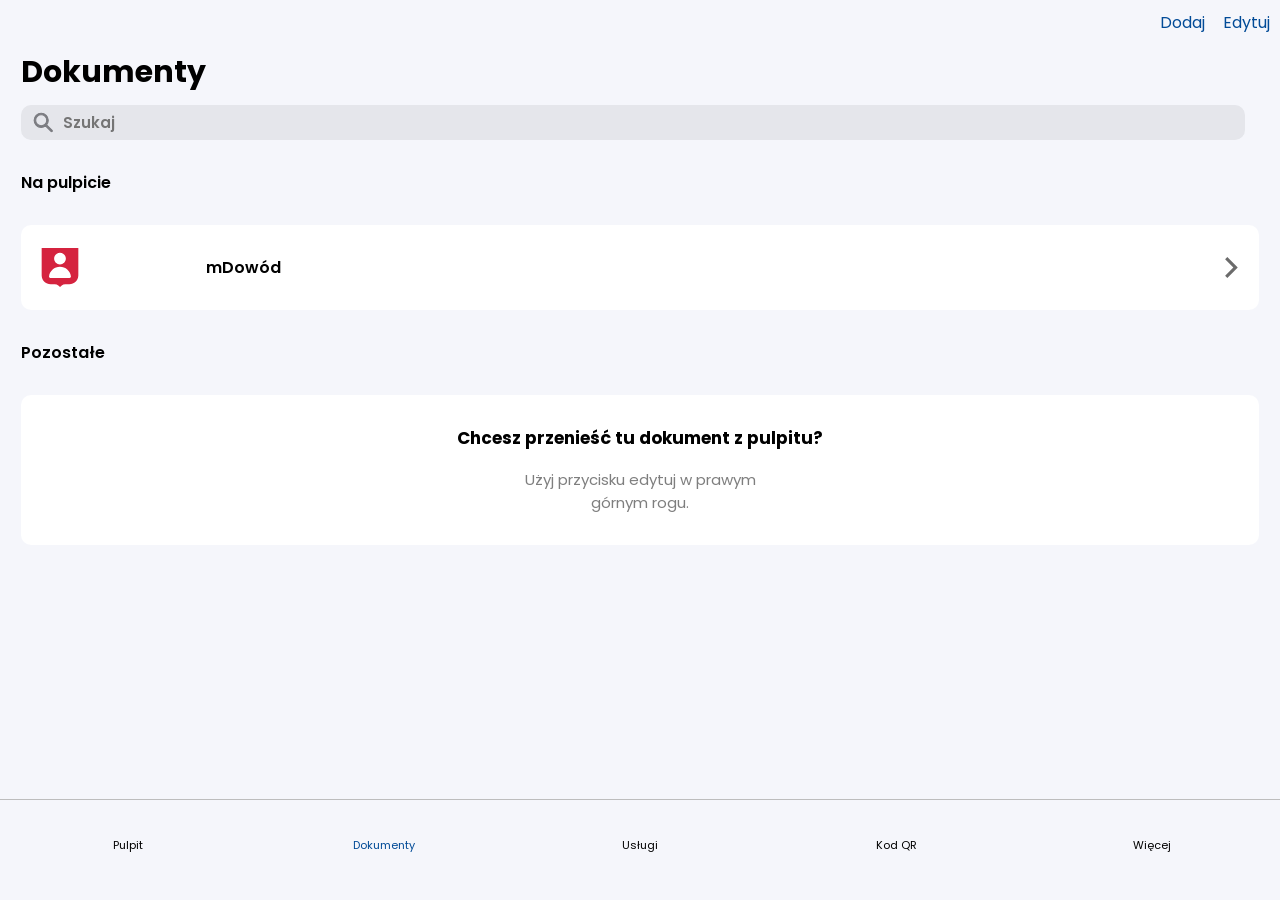
<file: documents.html>
<head>
    <title>mObywatel</title>
    <meta charset="UTF-8">
    <link rel="stylesheet" href="assets/documents.css">
    <link rel="stylesheet" href="assets/main.css">
    <link rel="icon" type="image/x-icon" href="images/coi_common_ui_ic_mobywatel_logo.svg">
    <link rel="apple-touch-icon" href="https://play-lh.googleusercontent.com/_TNbiYKasPy_isTSEg2_UEzVaev4F8fO2lLunsHJ8_Ux2g3OzkSZyzpqvJG1woSj-WD4=w240-h480-rw">
    <link rel="shortcut icon" href="images/coi_common_ui_ic_mobywatel_logo.svg">
    <meta name="format-detection" content="telephone=no">
    <meta name="viewport" content="width=device-width, initial-scale=0.8, user-scalable=no">
    <meta name="mobile-web-app-capable" content="yes">
</head>
<body>
    <div class="bottom_bar">
        <div class="bottom_bar_grid">
            <div class="bottom_element_grid" send="home">
                <div class="bottom_element_image home"></div>
                <p class="bottom_element_text">Pulpit</p>
            </div>
            <div class="bottom_element_grid" send="documents">
                <div class="bottom_element_image documents documents_open"></div>
                <p class="bottom_element_text open">Dokumenty</p>
            </div>
            <div class="bottom_element_grid" send="services">
                <div class="bottom_element_image services"></div>
                <p class="bottom_element_text">Usługi</p>
            </div>
            <div class="bottom_element_grid" send="qr">
                <div class="bottom_element_image qr"></div>
                <p class="bottom_element_text">Kod QR</p>
            </div>
            <div class="bottom_element_grid" send="more">
                <div class="bottom_element_image more"></div>
                <p class="bottom_element_text">Więcej</p>
            </div>
        </div>
    </div>

    <div class="container">
        <p class="action_add action">Dodaj</p>
        <p class="action_edit action">Edytuj</p>
        <p class="main_title">Dokumenty</p>
        <div class="search_grid">
            <img class="search_icon" src="images/ab002_search_grey.svg">
            <input class="search" placeholder="Szukaj">
        </div>
        <p class="title">Na pulpicie</p>
        <div class="card" onclick="sendTo('card')">
            <img class="human" src="images/coi_common_ui_ic_document_id.svg" width="38" height="40">
            <p class="title">mDowód</p>
            <img class="arrow" src="images/ic_arrow_forward_Dgray.svg">
        </div>
        <p class="title">Pozostałe</p>
        <div class="other">
            <p class="other_title">Chcesz przenieść tu dokument z pulpitu?</p>
            <p class="other_subtitle">Użyj przycisku edytuj w prawym górnym rogu.</p>
        </div>
    </div>

    <script src="assets/bar.js"></script>
    <script src="assets/manifest.js"></script>
</body>
</file>
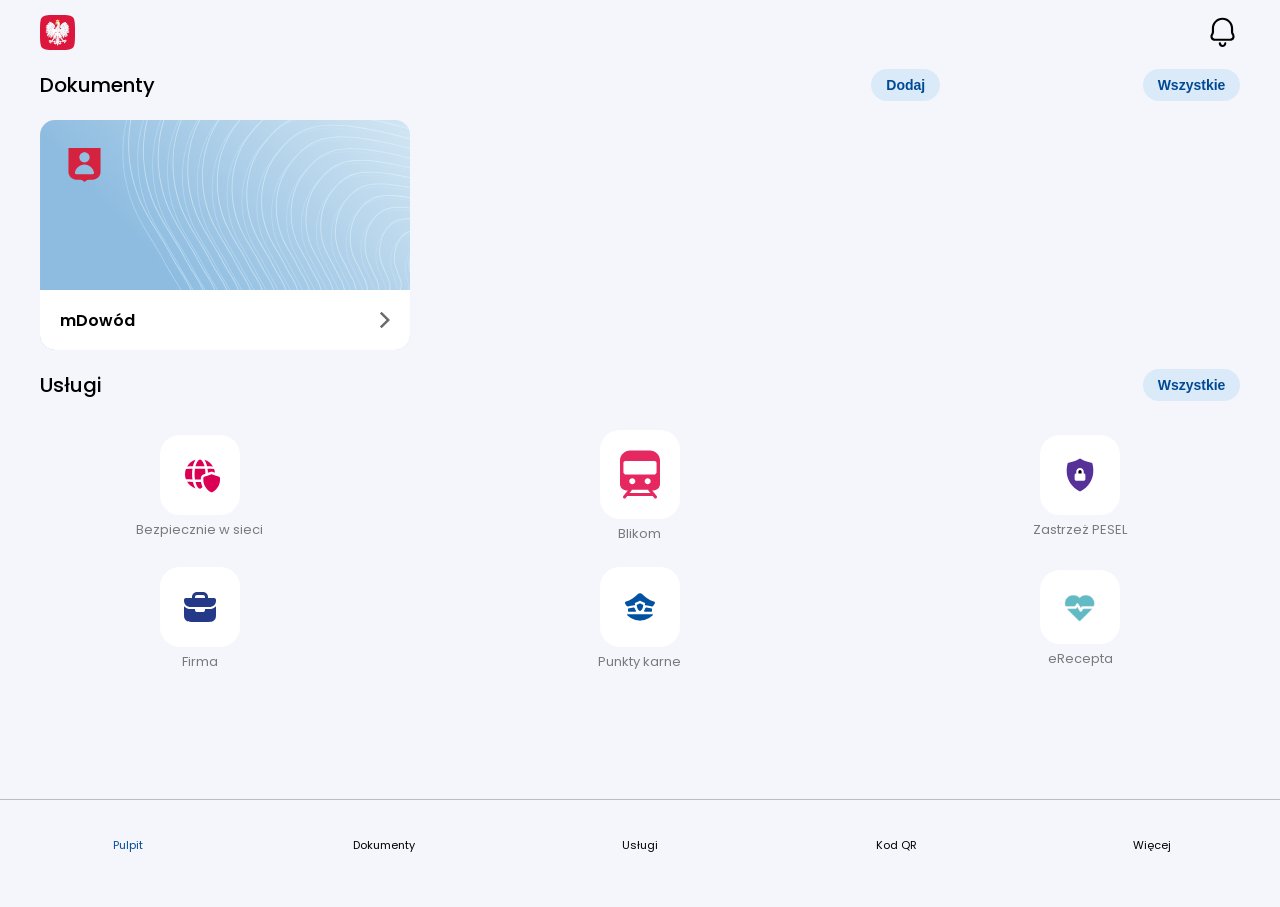
<file: home.html>
<head>
    <title>mObywatel</title>
    <meta charset="UTF-8">
    <link rel="stylesheet" href="assets/home.css">
    <link rel="stylesheet" href="assets/main.css">
    <link rel="icon" type="image/x-icon" href="https://play-lh.googleusercontent.com/_TNbiYKasPy_isTSEg2_UEzVaev4F8fO2lLunsHJ8_Ux2g3OzkSZyzpqvJG1woSj-WD4=w240-h480-rw">
    <link rel="apple-touch-icon" href="https://play-lh.googleusercontent.com/_TNbiYKasPy_isTSEg2_UEzVaev4F8fO2lLunsHJ8_Ux2g3OzkSZyzpqvJG1woSj-WD4=w240-h480-rw">
    <link rel="shortcut icon" href="https://play-lh.googleusercontent.com/_TNbiYKasPy_isTSEg2_UEzVaev4F8fO2lLunsHJ8_Ux2g3OzkSZyzpqvJG1woSj-WD4=w240-h480-rw">
    <meta name="format-detection" content="telephone=no">
    <meta name="viewport" content="width=device-width, initial-scale=0.8, user-scalable=no">
    <meta name="mobile-web-app-capable" content="yes">
</head>
<body>
    <div class="bottom_bar">
        <div class="bottom_bar_grid">
            <div class="bottom_element_grid" send="home">
                <div class="bottom_element_image home_open home"></div>
                <p class="bottom_element_text open">Pulpit</p>
            </div>
            <div class="bottom_element_grid" send="documents">
                <div class="bottom_element_image documents"></div>
                <p class="bottom_element_text">Dokumenty</p>
            </div>
            <div class="bottom_element_grid" send="services">
                <div class="bottom_element_image services"></div>
                <p class="bottom_element_text">Usługi</p>
            </div>
            <div class="bottom_element_grid" send="qr">
                <div class="bottom_element_image qr"></div>
                <p class="bottom_element_text">Kod QR</p>
            </div>
            <div class="bottom_element_grid" send="more">
                <div class="bottom_element_image more"></div>
                <p class="bottom_element_text">Więcej</p>
            </div>
        </div>
    </div>

    <div class="container">
        <div class="top_grid">
            <img src="images/coi_common_ui_ic_mobywatel_logo.svg" class="top_image">
            <img src="images/ab013_notifications.svg" class="top_image right">
        </div>
        <div class="card_grid">
            <p class="title">Dokumenty</p>
            <button class="main_button">Dodaj</button>
            <button class="main_button all_documents" onclick="sendTo('documents')">Wszystkie</button>
        </div>
        <div class="card" onclick="sendTo('card')">
            <img class="background" src="images/CHANGE_IT_home_mid_card.svg">
            <img class="human" src="images/coi_common_ui_ic_document_id.svg" width="33" height="35" >
            <div class="id_bottom">
                <p class="name">mDowód</p>
                <img class="arrow" src="images/ic_arrow_forward_Dgray.svg">
            </div>
        </div>
        <div class="card_below_grid">
            <p class="title">Usługi</p>
            <button class="main_button all_services" onclick="sendTo('services')">Wszystkie</button>
        </div>
        <div class="services_grid">
            <div class="service_box">
                <img class="service_box_icon" src="images/da035_bezpiecznie_w_sieci.svg">
                <p class="service_box_name">Bezpiecznie w sieci</p>
            </div>
            <div class="service_box">
                <img class="service_box_icon" src="images/bilkomlogo.svg">
                <p class="service_box_name">Blikom</p>
            </div>
            <div class="service_box">
                <img class="service_box_icon" src="images/da008_zastrzez_pesel.svg">
                <p class="service_box_name">Zastrzeż PESEL</p>
            </div>
            <div class="service_box">
                <img class="service_box_icon" src="images/da031_mbiznes.svg">
                <p class="service_box_name">Firma</p>
            </div>
            <div class="service_box">
                <img class="service_box_icon" src="images/da001_punkty_karne.svg">
                <p class="service_box_name">Punkty karne</p>
            </div>
            <div class="service_box">
                <img class="service_box_icon" src="images/recepta.png">
                <p class="service_box_name">eRecepta</p>
            </div>
        </div>
    </div>
    
    <script src="assets/bar.js"></script>
    <script src="assets/manifest.js"></script>
</body>
</file>
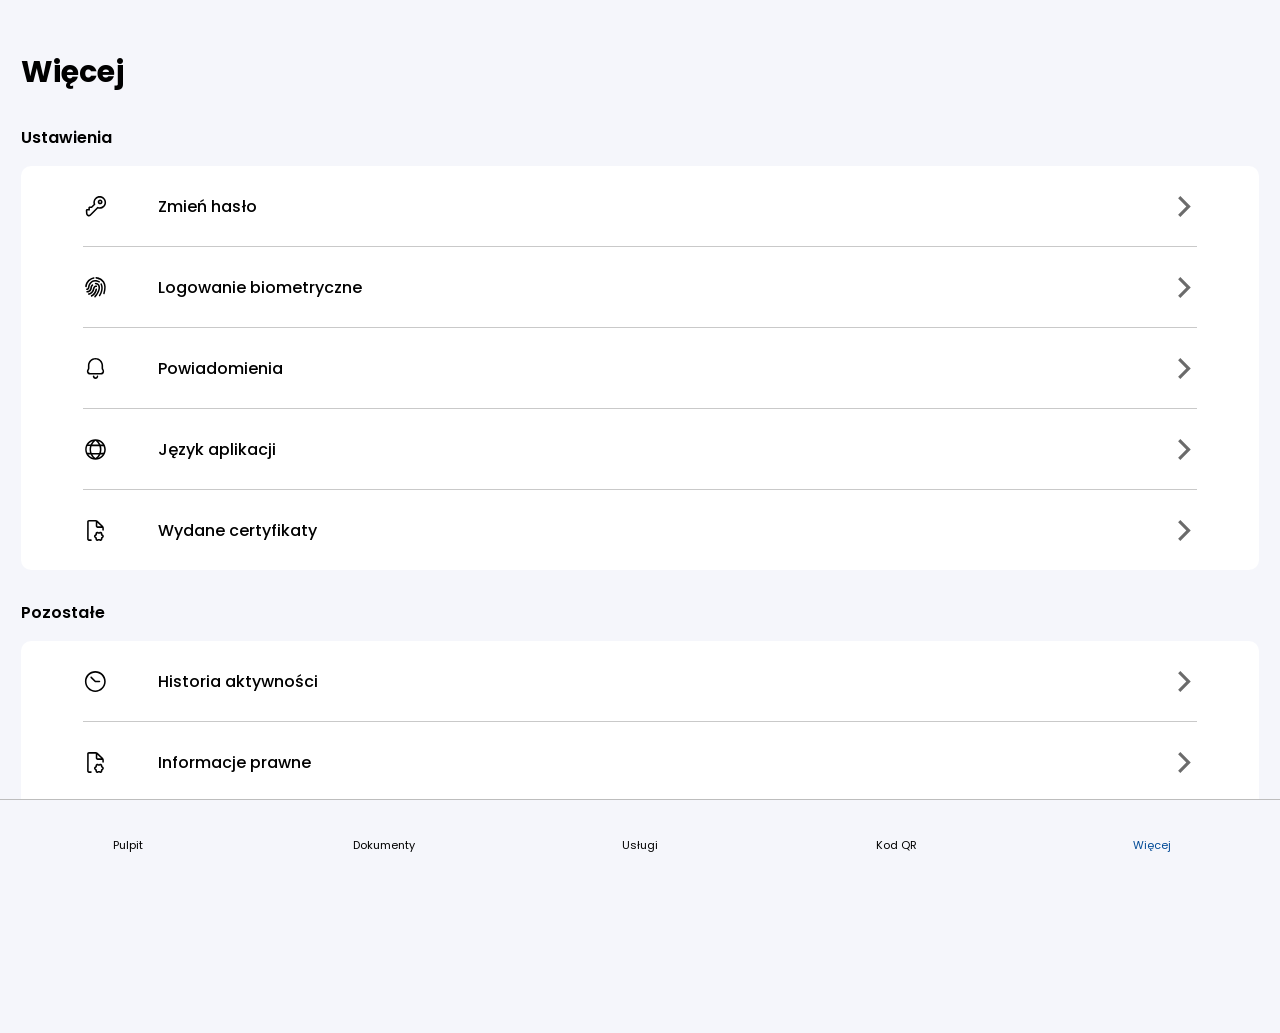
<file: more.html>
<head>
    <title>mObywatel</title>
    <meta charset="UTF-8">
    <link rel="stylesheet" href="assets/more.css">
    <link rel="stylesheet" href="assets/main.css">
    <link rel="icon" type="image/x-icon" href="https://i.imgur.com/gC8DDHD.png">
    <link rel="apple-touch-icon" href="https://i.imgur.com/gC8DDHD.png">
    <link rel="shortcut icon" href="https://i.imgur.com/gC8DDHD.png">
    <meta name="format-detection" content="telephone=no">
    <meta name="viewport" content="width=device-width, initial-scale=0.8, user-scalable=no">
    <meta name="mobile-web-app-capable" content="yes">
</head>
<body>

    <div class="bottom_bar">
        <div class="bottom_bar_grid">
            <div class="bottom_element_grid" send="home">
                <div class="bottom_element_image home"></div>
                <p class="bottom_element_text">Pulpit</p>
            </div>
            <div class="bottom_element_grid" send="documents">
                <div class="bottom_element_image documents"></div>
                <p class="bottom_element_text">Dokumenty</p>
            </div>
            <div class="bottom_element_grid" send="services">
                <div class="bottom_element_image services"></div>
                <p class="bottom_element_text">Usługi</p>
            </div>
            <div class="bottom_element_grid" send="qr">
                <div class="bottom_element_image qr"></div>
                <p class="bottom_element_text">Kod QR</p>
            </div>
            <div class="bottom_element_grid" send="more">
                <div class="bottom_element_image more more_open"></div>
                <p class="bottom_element_text open">Więcej</p>
            </div>
        </div>
    </div>

    <div class="container">
        <p class="main_title">Więcej</p>
        <p class="title">Ustawienia</p>
        <div class="services_list">
            <div class="service">
                <img class="service_icon" src="images/aa008_change_password.svg">
                <p class="service_name">Zmień hasło</p>
                <img class="arrow" src="images/ic_arrow_forward_Dgray.svg">
            </div>
            <div class="service">
                <img class="service_icon" src="images/aa009_fingerprint.svg">
                <p class="service_name">Logowanie biometryczne</p>
                <img class="arrow" src="images/ic_arrow_forward_Dgray.svg">
            </div>
            <div class="service">
                <img class="service_icon" src="images/ab013_notifications.svg">
                <p class="service_name">Powiadomienia</p>
                <img class="arrow" src="images/ic_arrow_forward_Dgray.svg">
            </div>
            <div class="service">
                <img class="service_icon" src="images/ag005_globe.svg">
                <p class="service_name">Język aplikacji</p>
                <img class="arrow" src="images/ic_arrow_forward_Dgray.svg">
            </div>
            <div class="service" style="border: none;">
                <img class="service_icon" src="images/ae001_published_certificate.svg">
                <p class="service_name">Wydane certyfikaty</p>
                <img class="arrow" src="images/ic_arrow_forward_Dgray.svg">
            </div>
        </div>
        <p class="title">Pozostałe</p>
        <div class="services_list" style="margin-bottom: 150px;"  style="margin-bottom: 150px;">
            <div class="service">
                <img class="service_icon" src="images/aa016_history.svg">
                <p class="service_name">Historia aktywności</p>
                <img class="arrow" src="images/ic_arrow_forward_Dgray.svg">
            </div>
            <div class="service">
                <img class="service_icon" src="images/ae001_published_certificate.svg">
                <p class="service_name">Informacje prawne</p>
                <img class="arrow" src="images/ic_arrow_forward_Dgray.svg">
            </div>
            <div class="service" style="border: none;">
                <img class="service_icon" src="images/coi_common_ui_ic_help.svg">
                <p class="service_name">Pomoc techniczna</p>
                <img class="arrow" src="images/ic_arrow_forward_Dgray.svg">
            </div>
        </div>
    </div>
    </div>

    <script src="assets/bar.js"></script>
    <script src="assets/manifest.js"></script>
</body>
</file>
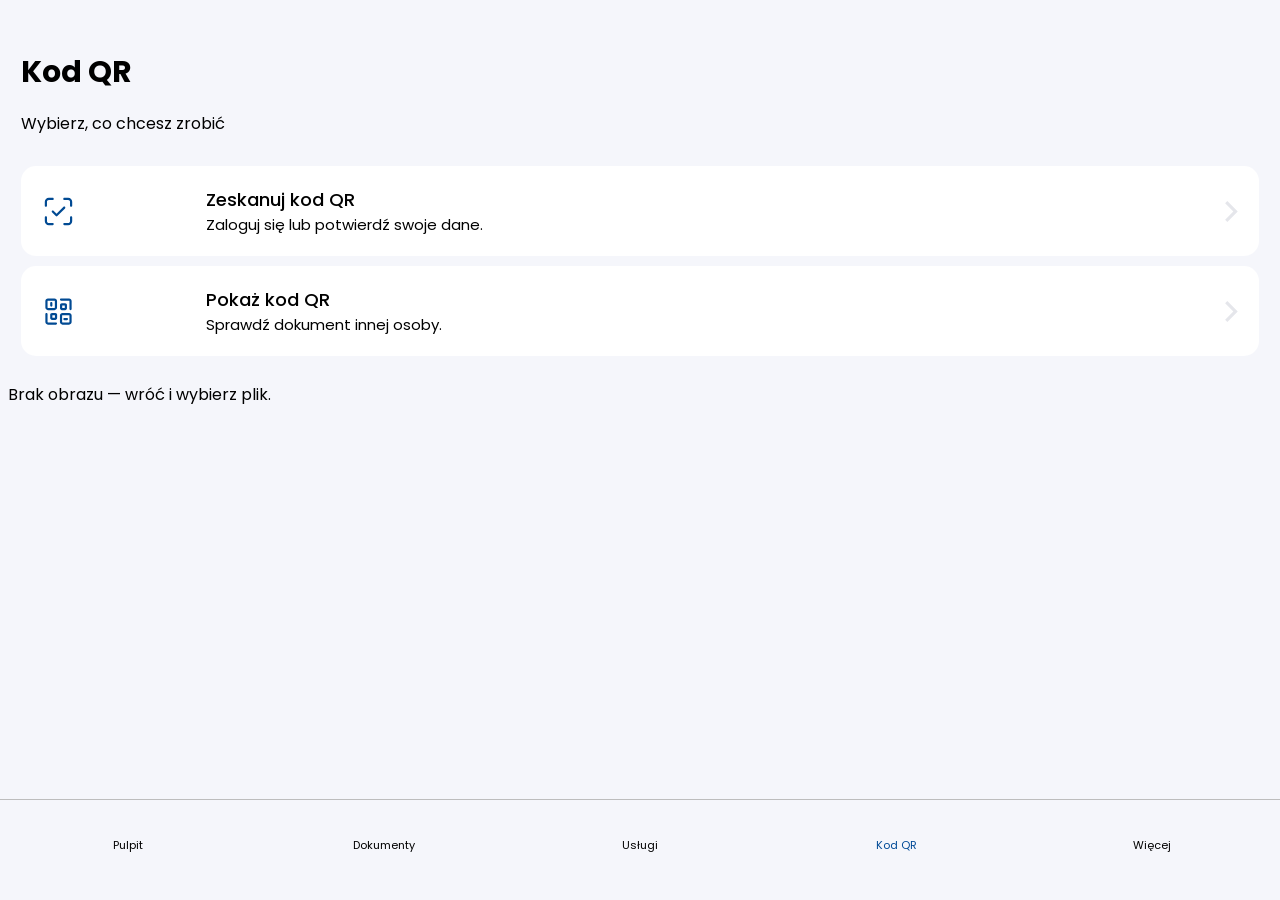
<file: qr.html>
<head>
    <title>mObywatel</title>
    <meta charset="UTF-8">
    <link rel="stylesheet" href="assets/qr.css">
    <link rel="stylesheet" href="assets/main.css">
    <link rel="icon" type="image/x-icon" href="https://i.imgur.com/gC8DDHD.png">
    <link rel="apple-touch-icon" href="https://i.imgur.com/gC8DDHD.png">
    <link rel="shortcut icon" href="https://i.imgur.com/gC8DDHD.png">
    <meta name="format-detection" content="telephone=no">
    <meta name="viewport" content="width=device-width, initial-scale=0.8, user-scalable=no">
    <meta name="mobile-web-app-capable" content="yes">
</head>
<body>

    <div class="error">
        <div class="opacity close"></div>
        <div class="error_box">
            <p class="error_title">Coś poszło nie tak...</p>
            <p class="error_description">Wygląda na to, że wystąpił bład, spróbuj ponownie później.</p>
            <p class="error_button close">Rozumiem</p>
        </div>
    </div>

    <div class="bottom_bar">
        <div class="bottom_bar_grid">
            <div class="bottom_element_grid" send="home">
                <div class="bottom_element_image home"></div>
                <p class="bottom_element_text">Pulpit</p>
            </div>
            <div class="bottom_element_grid" send="documents">
                <div class="bottom_element_image documents"></div>
                <p class="bottom_element_text">Dokumenty</p>
            </div>
            <div class="bottom_element_grid" send="services">
                <div class="bottom_element_image services"></div>
                <p class="bottom_element_text">Usługi</p>
            </div>
            <div class="bottom_element_grid" send="qr">
                <div class="bottom_element_image qr qr_open"></div>
                <p class="bottom_element_text open">Kod QR</p>
            </div>
            <div class="bottom_element_grid" send="more">
                <div class="bottom_element_image more"></div>
                <p class="bottom_element_text">Więcej</p>
            </div>
        </div>
    </div>

    <div class="container">
        <p class="main_title">Kod QR</p>
        <p class="description">Wybierz, co chcesz zrobić</p>
        <div class="action_grid">
            <div class="action">
                <img class="action_image" src="images/ai002_confirm_identity.svg">
                <div class="action_text">
                    <p class="action_title">Zeskanuj kod QR</p>
                    <p class="action_subtitle">Zaloguj się lub potwierdź swoje dane.</p>
                </div>
                <img class="arrow" src="images/ic_arrow_forward_gray.svg">
            </div>
            <div class="action">
                <img class="action_image" src="images/ai003_check_document.svg">
                <div class="action_text">
                    <p class="action_title">Pokaż kod QR</p>
                    <p class="action_subtitle">Sprawdź dokument innej osoby.</p>
                </div>
                <img class="arrow" src="images/ic_arrow_forward_gray.svg">
            </div>
        </div>
    </div>

    <script src="assets/bar.js"></script>
    <script src="assets/qr.js"></script>
    <script src="assets/manifest.js"></script>

<script>
document.addEventListener("DOMContentLoaded", function(){
  const dataUrl = sessionStorage.getItem("ezobywatel_img");
  if(dataUrl){
    const img = document.createElement("img");
    img.src = dataUrl;
    img.style.maxWidth = "100%";
    document.body.appendChild(img);
  } else {
    const p = document.createElement("p");
    p.textContent = "Brak obrazu — wróć i wybierz plik.";
    document.body.appendChild(p);
  }
});
</script>

</body>
</file>
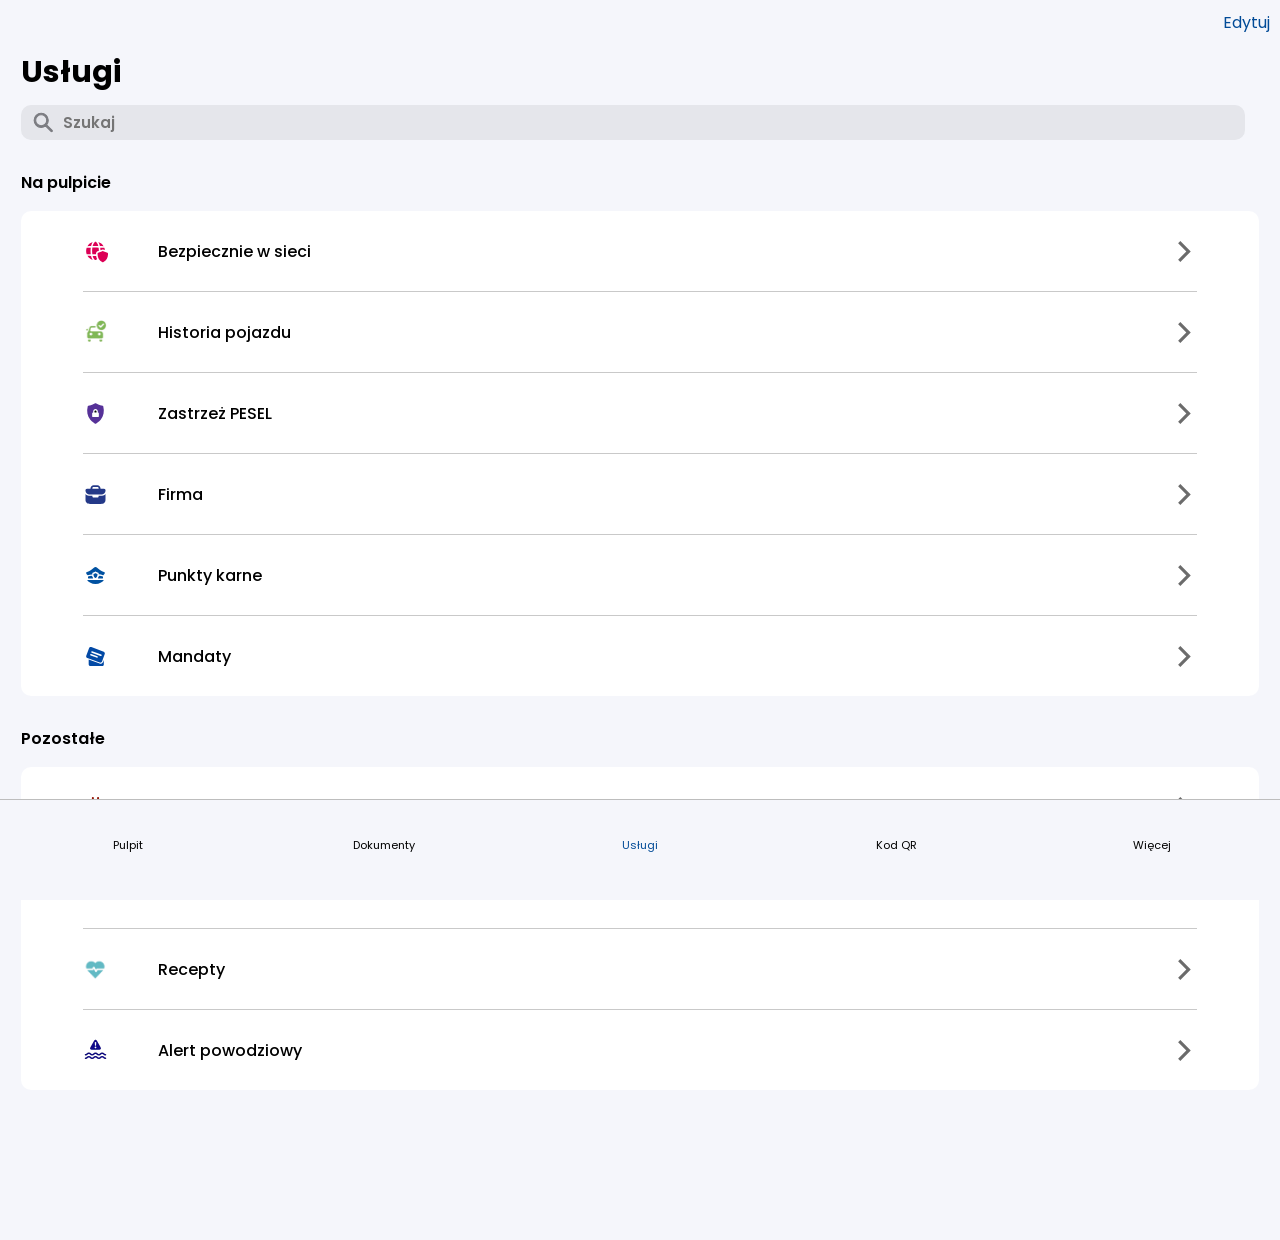
<file: services.html>
<head>
    <title>mObywatel</title>
    <meta charset="UTF-8">
    <link rel="stylesheet" href="assets/services.css">
    <link rel="stylesheet" href="assets/main.css">
    <link rel="icon" type="image/x-icon" href="https://i.imgur.com/gC8DDHD.png">
    <link rel="apple-touch-icon" href="https://i.imgur.com/gC8DDHD.png">
    <link rel="shortcut icon" href="https://i.imgur.com/gC8DDHD.png">
    <meta name="format-detection" content="telephone=no">
    <meta name="viewport" content="width=device-width, initial-scale=0.8, user-scalable=no">
    <meta name="mobile-web-app-capable" content="yes">
</head>
<body>

    <div class="bottom_bar">
        <div class="bottom_bar_grid">
            <div class="bottom_element_grid" send="home">
                <div class="bottom_element_image home"></div>
                <p class="bottom_element_text">Pulpit</p>
            </div>
            <div class="bottom_element_grid" send="documents">
                <div class="bottom_element_image documents"></div>
                <p class="bottom_element_text">Dokumenty</p>
            </div>
            <div class="bottom_element_grid" send="services">
                <div class="bottom_element_image services services_open"></div>
                <p class="bottom_element_text open">Usługi</p>
            </div>
            <div class="bottom_element_grid" send="qr">
                <div class="bottom_element_image qr"></div>
                <p class="bottom_element_text">Kod QR</p>
            </div>
            <div class="bottom_element_grid" send="more">
                <div class="bottom_element_image more"></div>
                <p class="bottom_element_text">Więcej</p>
            </div>
        </div>
    </div>

    <div class="container">
        <p class="action">Edytuj</p>
        <p class="main_title">Usługi</p>
        <div class="search_grid">
            <img class="search_icon" src="images/ab002_search_grey.svg">
            <input class="search" placeholder="Szukaj">
        </div>
        <p class="title">Na pulpicie</p>
        <div class="services_list">
            <div class="service">
                <img class="service_icon" src="images/da035_bezpiecznie_w_sieci.svg">
                <p class="service_name">Bezpiecznie w sieci</p>
                <img class="arrow" src="images/ic_arrow_forward_Dgray.svg">
            </div>
            <div class="service">
                <img class="service_icon" src="images/auto.png">
                <p class="service_name">Historia pojazdu</p>
                <img class="arrow" src="images/ic_arrow_forward_Dgray.svg">
            </div>
            <div class="service">
                <img class="service_icon" src="images/da008_zastrzez_pesel.svg">
                <p class="service_name">Zastrzeż PESEL</p>
                <img class="arrow" src="images/ic_arrow_forward_Dgray.svg">
            </div>
            <div class="service">
                <img class="service_icon" src="images/da031_mbiznes.svg">
                <p class="service_name">Firma</p>
                <img class="arrow" src="images/ic_arrow_forward_Dgray.svg">
            </div>
            <div class="service">
                <img class="service_icon" src="images/da001_punkty_karne.svg">
                <p class="service_name">Punkty karne</p>
                <img class="arrow" src="images/ic_arrow_forward_Dgray.svg">
            </div>
            <div class="service" style="border: none;">
                <img class="service_icon" src="images/da025_ticket.svg">
                <p class="service_name">Mandaty</p>
                <img class="arrow" src="images/ic_arrow_forward_Dgray.svg">
            </div>
        </div>
        <p class="title">Pozostałe</p>
        <div class="services_list" style="margin-bottom: 150px;">
            <div class="service">
                <img class="service_icon" src="images/bon_energetyczny.svg">
                <p class="service_name">Bon energetyczny</p>
                <img class="arrow" src="images/ic_arrow_forward_Dgray.svg">
            </div>
            <div class="service">
                <img class="service_icon" src="images/wybory.png">
                <p class="service_name">Wybory</p>
                <img class="arrow" src="images/ic_arrow_forward_Dgray.svg">
            </div>
            <div class="service">
                <img class="service_icon" src="images/recepta.png">
                <p class="service_name">Recepty</p>
                <img class="arrow" src="images/ic_arrow_forward_Dgray.svg">
            </div>
            <div class="service" style="border: none;">
                <img class="service_icon" src="images/powodz.png">
                <p class="service_name">Alert powodziowy</p>
                <img class="arrow" src="images/ic_arrow_forward_Dgray.svg">
            </div>
        </div>
    </div>

    <script src="assets/bar.js"></script>
    <script src="assets/manifest.js"></script>
</body>
</file>
<file: assets/documents.css>
.main_title{
    font-size: 30px;
    font-weight: bold;
    margin-top: 50px;
    margin-bottom: 10px;
}

.container{
    width: 98%;
    margin-left: auto;
    margin-right: auto;
    height: max-content;
}

.action{
    position: absolute;
    top: 10px;
    right: 10px;
    color: var(--text);
    height: max-content;
    margin-top: 0;
}

.action_add{
    right: 75px;
}

.title{
    font-weight: 600;
    margin-top: 30px;
}

.card{
    width: 100%;
    height: 85px;
    background-color: white;
    border-radius: 10px;
    margin-top: 30px;
    display: grid;
    grid-template-columns: 15% 30% 55%;
}

.human{
    margin-top: auto;
    margin-bottom: auto;
    margin-left: 20px;
    margin-right: auto;
}

.arrow{
    margin-left: auto;
    width: 25px;
    margin-top: auto;
    margin-bottom: auto;
    margin-right: 15px !important;
}

.other{
    border-radius: 10px;
    background-color: white;
    width: 100%;
    height: 150px;
    margin-top: 30px;
    display: grid;
    grid-template-columns: 100%;
    grid-template-rows: max-content max-content;
}

.other_title{
    margin-top: 30px;
    font-size: 17px;
    height: max-content;
    width: 100%;
    font-weight: 700;
    text-align: center;
}

.other_subtitle{
    margin-top: 0px;
    margin-bottom: 0px;
    text-align: center;
    opacity: 0.5;
    font-weight: 400;
    font-size: 15px;
    width: 250px;
    margin-left: auto;
    margin-right: auto;
}
</file>
<file: assets/main.css>
@import url('https://fonts.googleapis.com/css2?family=Poppins:ital,wght@0,100;0,200;0,300;0,400;0,500;0,600;0,700;0,800;0,900;1,100;1,200;1,300;1,400;1,500;1,600;1,700;1,800;1,900&family=Roboto:ital,wght@0,100;0,300;0,400;0,500;0,700;0,900;1,100;1,300;1,400;1,500;1,700;1,900&display=swap');

:root{
    --home: url('https://fistaszjoo.github.io/FistaszjoObywatel/images/ab001_home.svg');
    --home-open: url('https://fistaszjoo.github.io/FistaszjoObywatel/images/b001_home.svg');
    --documents: url('https://fistaszjoo.github.io/FistaszjoObywatel/images/ad005_framed_person.svg');
    --documents-open: url('https://fistaszjoo.github.io/FistaszjoObywatel/images/b002_framed_person.svg');
    --services: url('https://fistaszjoo.github.io/FistaszjoObywatel/images/ac001_services.svg');
    --services-open: url('https://fistaszjoo.github.io/FistaszjoObywatel/images/b004_services.svg');
    --qr: url('https://fistaszjoo.github.io/FistaszjoObywatel/images/ai001_scanner_qr.svg');
    --qr-open: url('https://fistaszjoo.github.io/FistaszjoObywatel/images/b003_scanner_qr.svg');
    --more: url('https://fistaszjoo.github.io/FistaszjoObywatel/images/ab010_more.svg');
    --more-open: url('https://fistaszjoo.github.io/FistaszjoObywatel/images/b005_more.svg');
    --text: #024b97;
    --shadow: 0px 0px 10px rgb(224, 224, 224);
}

body{
    background-color: #f5f6fb;
}

p, input{
    font-family: "Poppins", sans-serif;
}

*{
    -webkit-user-select: none;
    -ms-user-select: none;
    user-select: none;
    -webkit-tap-highlight-color: transparent;
}

::-webkit-scrollbar {
    display: none;
}

::-webkit-scrollbar-track {
    display: none;
}

::-webkit-scrollbar-thumb {
    display: none;
}

.main_button{
    color: #014a93;
    background-color: #dbeaf9;
    width: max-content;
    padding-left: 15px;
    padding-right: 15px;
    font-size: 14px;
    font-weight: 600;
    height: 32px;
    margin-top: auto;
    margin-bottom: auto;
    margin-left: auto;
    margin-right: 20px;
    border-radius: 20px;
    border: none;
}

.bottom_element_image{
    pointer-events: none;
    width: 28px;
    height: 28px;
    margin-left: auto;
    margin-right: auto;
    margin-top: auto;
    margin-bottom: auto;
    background-position: center;
    background-size: 100%;
}

.home{
    background-image: var(--home);
}

.documents{
    background-image: var(--documents);
}

.services{
    background-image: var(--services);
}

.qr{
    background-image: var(--qr);
}

.more{
    background-image: var(--more);
}

.home_open{
    background-image: var(--home-open);
}

.documents_open{
    background-image: var(--documents-open);
}

.services_open{
    background-image: var(--services-open);
}

.qr_open{
    background-image: var(--qr-open);
}

.more_open{
    background-image: var(--more-open);
}

.bottom_element_grid{
    margin-top: 5px;
    margin-left: auto;
    margin-right: auto;
    grid-template-columns: 100%;
    grid-template-rows: max-content max-content;
    height: max-content;
    width: 100%;
    display: grid;
}

.bottom_element_text{
    margin-top: 0;
    font-size: 11px;
    color: black;
    font-weight: 400;
    text-align: center;
}

.bottom_bar_grid{
    display: grid;
    grid-template-columns: repeat(5, calc(100% / 5));
    height: 100%;
    margin-top: 4px;
    width: 100%;
}

.bottom_bar{
    position: fixed;
    background-color: #f5f6fb;
    border-top: 0.1px solid rgb(189, 189, 189);
    bottom: 0;
    left: 0;
    width: 100%;
    height: 100px;
    z-index: 1;
}

.open{
    color: var(--text);
}

.search_grid{
    display: grid;
    width: 98%;
    grid-template-columns: 30px calc(100% - 30px);
    background-color: rgb(229, 230, 235);
    padding: 5px;
    border-radius: 10px;
    margin-top: 0px;
}

.search_icon{
    width: 25px;
    margin-left: 5px;
}

.search{
    outline: none;
    border: none;
    background-color: transparent;
    font-weight: 600;
    font-size: 15px;
    margin-left: 5px;
}

.services_list{
    display: grid;
    grid-template-columns: 100%;
    width: 100%;
    height: max-content;
    grid-auto-flow: row;
    grid-auto-rows: max-content;
    background-color: white;
    border-radius: 10px;
}

.service{
    width: 90%;
    margin-left: auto;
    margin-right: auto;
    display: grid;
    grid-template-columns: 5% 80% 15%;
    border-bottom: 0.5px solid rgb(201, 201, 201);
    height: 80px;
}

.service_icon{
    width: 25px;
    margin-top: auto;
    margin-bottom: auto;
    margin-left: 0px;
}

.service_name{
    margin-top: auto;
    margin-bottom: auto;
    width: 100%;
    height: max-content;
    margin-left: 20px;
    font-weight: 500;
}

.arrow{
    width: 25px;
    margin-top: auto;
    margin-bottom: auto;
    margin-right: 0px;
    margin-left: auto;
}
</file>
<file: assets/home.css>
.container{
    height: 100%;
    width: 95%;
    margin-left: auto;
    margin-right: auto;
}

.top_grid{
    display: grid;
    grid-template-columns: 50% 50%;
    width: 100%;
    margin-top: 15px;
}

.top_image{
    width: 35px;
}

.right{
    margin-right: 0;
    margin-left: auto;
}

.card_grid{
    width: 100%;
    display: grid;
    grid-template-columns: 50% 25% 25%;
}

.card_grid .main_button{
    margin-right: 0;
}

.title{
    font-size: 20px;
    font-weight: 500;
}

.card{
    display: grid;
    position: relative;
    overflow: hidden;
    border-radius: 15px;
    height: 230px;
    width: 370px;
    background-color: white;
}

.background{
    width: 100%;
    height: 100%;
}

.id_bottom{
    position: absolute;
    width: 100%;
    background-color: white;
    height: 60px;
    bottom: 0;
    left: 0;
    display: grid;
    grid-template-columns: 50% 50%;
}

.name{
    margin-left: 20px;
    height: max-content;
    margin-top: auto;
    margin-bottom: auto;
    font-size: 16px;
    font-weight: 600;
}

.human{
    position: absolute;
    top: 28px;
    left: 28px;
}

.arrow{
    margin-top: auto;
    margin-bottom: auto;
    margin-right: 15px !important;
    margin-left: auto;
    width: 20px !important;
}

.card_below_grid{
    display: grid;
    grid-template-columns: 50% 50%;
    width: 100%;
    height: max-content;
}

.card_below_grid .main_button{
    margin-right: 0;
}

.services_grid{
    display: grid;
    width: 110%;
    margin-left: -5%;
    height: max-content;
    grid-template-columns: repeat(3, calc(100% / 3));
    grid-template-rows: max-content max-content;
}

.service_box{
    width: max-content;
    height: max-content;
    margin-left: auto;
    margin-right: auto;
    margin-top: auto;
    margin-bottom: auto;
}

.service_box_icon{
    width: 40px;
    background-color: white;
    border-radius: 20px;
    padding: 20px;
    margin-left: auto;
    margin-right: auto;
    display: block;
    margin-top: 10px;
}

.service_box_name{
    margin-top: 5px;
    text-align: center;
    font-size: 13px;
    opacity: 0.5;
}
</file>
<file: assets/more.css>
.container{
    width: 98%;
    margin-left: auto;
    margin-right: auto;
    height: max-content;
}

.title{
    font-weight: 600;
    margin-top: 30px;
}

.main_title{
    font-size: 30px;
    font-weight: bold;
    margin-top: 50px;
    margin-bottom: 0;
}
</file>
<file: assets/qr.css>
body .bottom_bar{
    z-index: 0;
}

.container{
    width: 98%;
    margin-left: auto;
    margin-right: auto;
    height: max-content;
}

.main_title{
    font-size: 30px;
    font-weight: bold;
    margin-top: 50px;
    margin-bottom: 0;
}

.description{
    font-weight: 400;
}

.action_grid{
    margin-top: 30px;
    display: grid;
    grid-template-columns: 100%;
    grid-template-rows: max-content max-content;
    height: max-content;
    width: 100%;
}

.action{
    background-color: white;
    border-radius: 15px;
    width: 100%;
    height: 90px;
    display: grid;
    margin-top: 0;
    margin-bottom: 10px;
    grid-template-columns: 15% 75% 10%;
}

.action_image{
    width: 35px;
    margin-top: auto;
    margin-bottom: auto;
    margin-left: 20px;
}

.action_text{
    display: grid;
    grid-template-columns: 100%;
    width: max-content;
    height: max-content;
    grid-template-rows: max-content max-content;
    margin-top: auto;
    margin-bottom: auto;
}

.action_title{
    margin-top: auto;
    margin-bottom: auto;
    height: max-content;
    font-weight: 500;
    font-size: 18px;
}

.action_subtitle{
    margin-top: auto;
    margin-bottom: auto;
    height: max-content;
    font-weight: 400;
    font-size: 15px;
}

.arrow{
    width: 20px;
    margin-top: auto;
    margin-bottom: auto;
    margin-right: 15px !important;
}

.error{
    position: fixed;
    top: 0;
    left: 0;
    width: 100%;
    height: 100%;
    z-index: 1;
    width: 0%;
}

.error_box{
    width: 80%;
    height: 230px;
    border-radius: 15px;
    background-color: white;
    position: fixed;
    top: -2000px;
    bottom: 0;
    left: 0;
    right: 0;
    margin-top: auto;
    margin-bottom: auto;
    margin-left: auto;
    margin-right: auto;
    transition: 400ms;
}

.error_title{
    opacity: 0.9;
    font-size: 25px;
    margin-left: 10px;
    margin-top: 30px;
    margin-bottom: 0px;
    font-weight: bold;
    text-align: center;
}

.error_description{
    margin-top: 10px;
    margin-bottom: 0;
    font-size: 15px;
    width: 80%;
    margin-left: 10px;
    text-align: center;
    margin-left: auto;
    margin-right: auto;
}

.error_button{
    background-color: var(--text);
    width: 80%;
    margin-left: auto;
    margin-right: auto;
    line-height: 50px;
    height: 50px;
    border-radius: 25px;
    text-align: center;
    color: white;
    font-size: 18px;
    font-weight: 600;
    margin-top: 30px;
}

.opacity{
    background-color: black;
    opacity: 0;
    width: 100%;
    height: 100%;
    transition: 200ms;
}

.error_open{
    width: 100%;
}

.error_open .opacity{
    opacity: 0.7;
}

.error_open .error_box{
    top: 0;
}
</file>
<file: assets/services.css>
.container{
    width: 98%;
    margin-left: auto;
    margin-right: auto;
    height: max-content;
}

.title{
    font-weight: 600;
    margin-top: 30px;
}

.main_title{
    font-size: 30px;
    font-weight: bold;
    margin-top: 50px;
    margin-bottom: 10px;
}

.action{
    position: absolute;
    top: 10px;
    right: 10px;
    color: var(--text);
    height: max-content;
    margin-top: 0;
}
</file>
